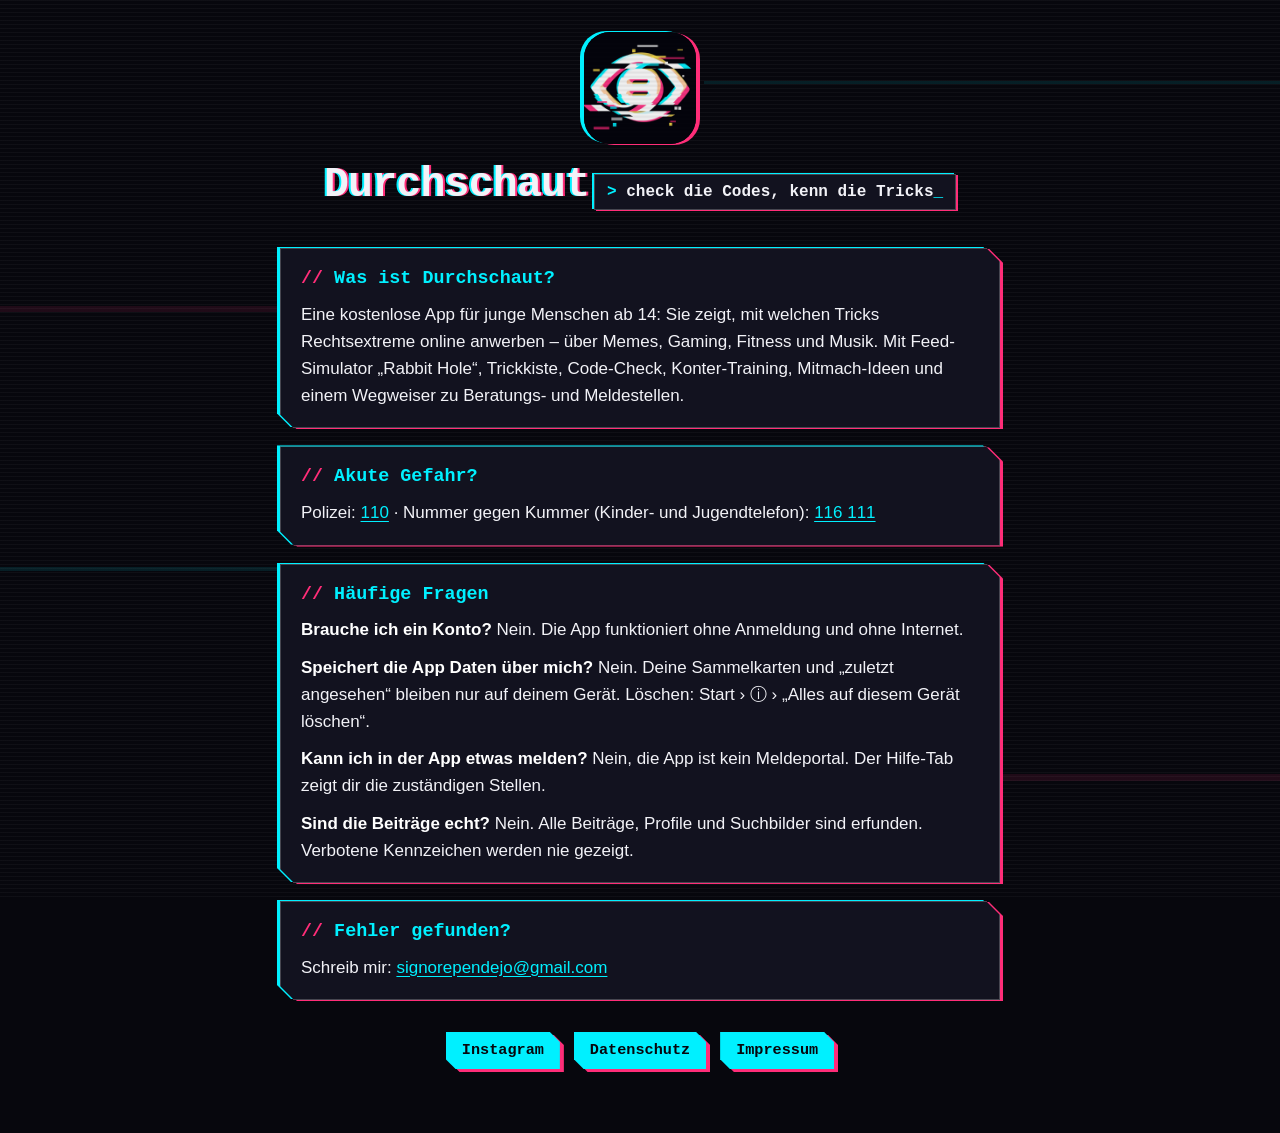
<file: index.html>
<!doctype html>
<html lang="de">
<head>
  <meta charset="utf-8">
  <meta name="viewport" content="width=device-width, initial-scale=1">
  <title>Durchschaut – Hilfe &amp; Kontakt</title>
  <meta name="description" content="Durchschaut – check die Codes, kenn die Tricks. Aufklärungs-App gegen Rechtsextremismus für junge Menschen.">
  <link rel="icon" href="icon.png">
  <link rel="stylesheet" href="style.css?v=3">
</head>
<body>
<main>
  <header>
    <img src="icon.png" alt="App-Icon von Durchschaut: Auge mit Glitch-Effekt">
    <h1 class="glitch" data-text="Durchschaut">Durchschaut</h1>
    <p class="lead">check die Codes, kenn die Tricks</p>
  </header>

  <div class="panel"><section>
    <h2>Was ist Durchschaut?</h2>
    <p>Eine kostenlose App für junge Menschen ab 14: Sie zeigt, mit welchen Tricks Rechtsextreme online anwerben – über Memes, Gaming, Fitness und Musik. Mit Feed-Simulator „Rabbit Hole“, Trickkiste, Code-Check, Konter-Training, Mitmach-Ideen und einem Wegweiser zu Beratungs- und Meldestellen.</p>
  </section></div>

  <div class="panel"><section>
    <h2>Akute Gefahr?</h2>
    <p>Polizei: <a href="tel:110">110</a> · Nummer gegen Kummer (Kinder- und Jugendtelefon): <a href="tel:116111">116 111</a></p>
  </section></div>

  <div class="panel"><section>
    <h2>Häufige Fragen</h2>
    <p><strong>Brauche ich ein Konto?</strong> Nein. Die App funktioniert ohne Anmeldung und ohne Internet.</p>
    <p><strong>Speichert die App Daten über mich?</strong> Nein. Deine Sammelkarten und „zuletzt angesehen“ bleiben nur auf deinem Gerät. Löschen: Start › ⓘ › „Alles auf diesem Gerät löschen“.</p>
    <p><strong>Kann ich in der App etwas melden?</strong> Nein, die App ist kein Meldeportal. Der Hilfe-Tab zeigt dir die zuständigen Stellen.</p>
    <p><strong>Sind die Beiträge echt?</strong> Nein. Alle Beiträge, Profile und Suchbilder sind erfunden. Verbotene Kennzeichen werden nie gezeigt.</p>
  </section></div>

  <div class="panel"><section>
    <h2>Fehler gefunden?</h2>
    <p>Schreib mir: <a href="mailto:signorependejo@gmail.com">signorependejo@gmail.com</a></p>
  </section></div>

  <nav class="footer">
    <a href="https://www.instagram.com/durchschaut.jetzt/">Instagram</a>
    <a href="datenschutz.html">Datenschutz</a>
    <a href="impressum.html">Impressum</a>
  </nav>
</main>
</body>
</html>
</file>
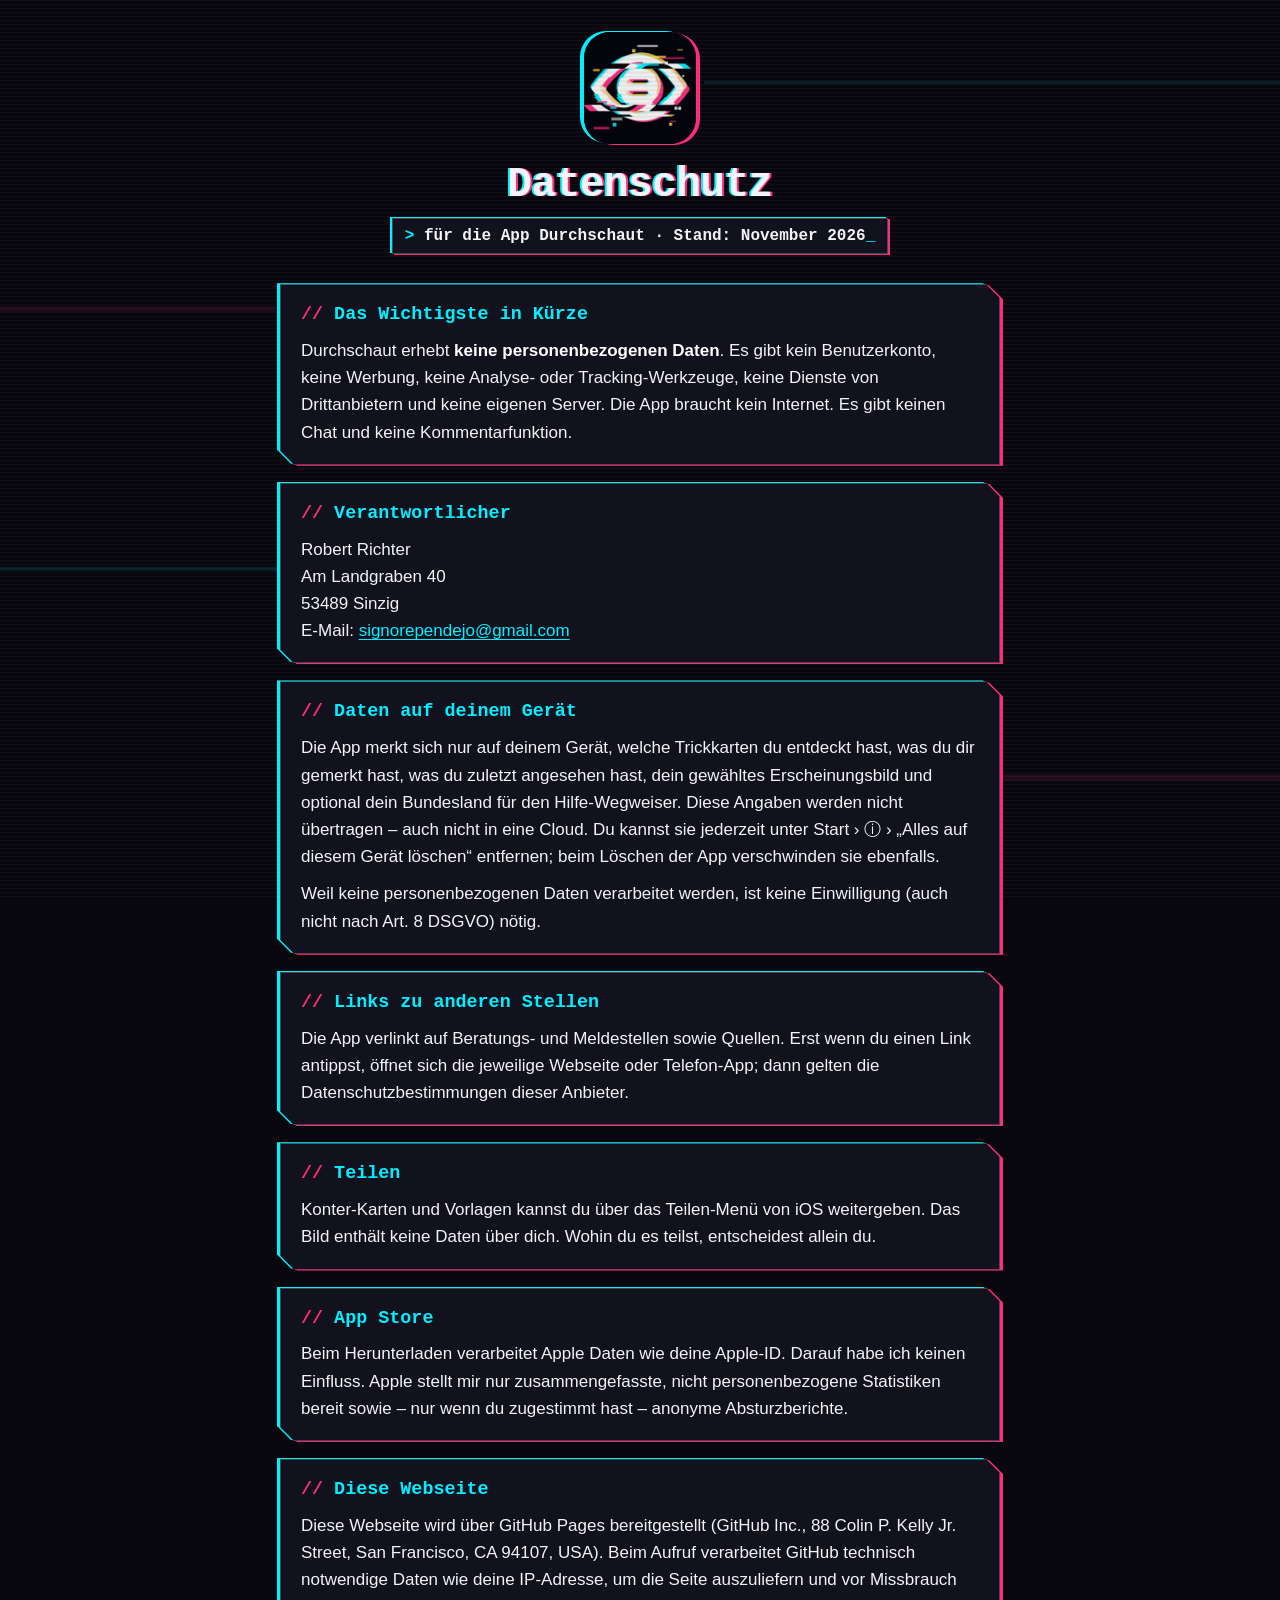
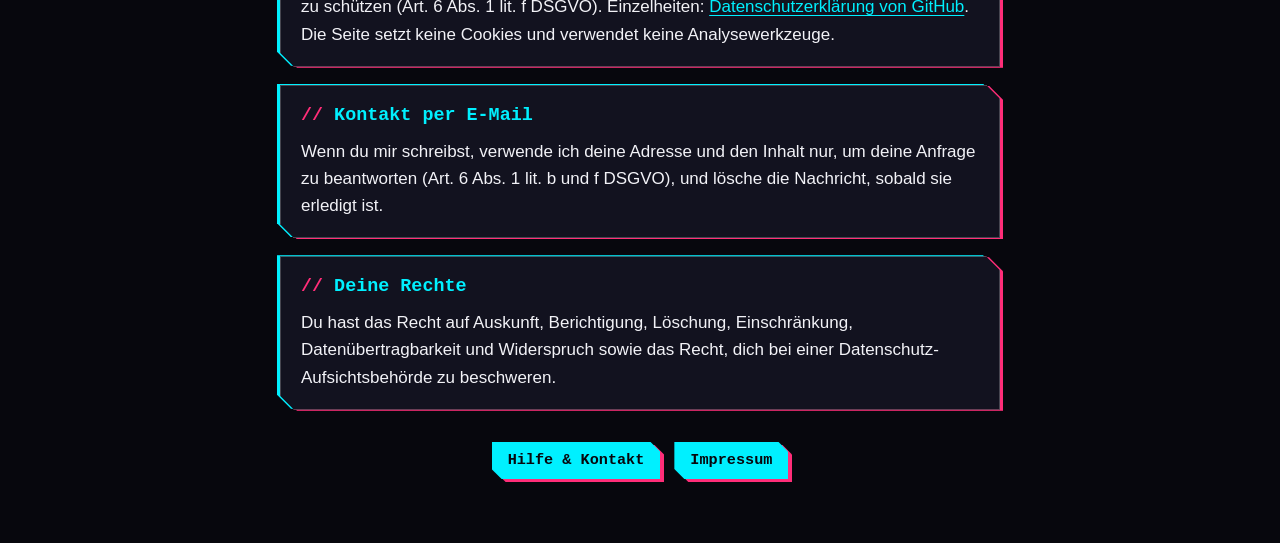
<file: datenschutz.html>
<!doctype html>
<html lang="de">
<head>
  <meta charset="utf-8">
  <meta name="viewport" content="width=device-width, initial-scale=1">
  <title>Durchschaut – Datenschutz</title>
  <meta name="description" content="Datenschutzerklärung für die App Durchschaut.">
  <link rel="icon" href="icon.png">
  <link rel="stylesheet" href="style.css?v=3">
</head>
<body>
<main>
  <header>
    <img src="icon.png" alt="App-Icon von Durchschaut">
    <h1 class="glitch" data-text="Datenschutz">Datenschutz</h1>
    <p class="lead">für die App Durchschaut · Stand: November 2026</p>
  </header>

  <div class="panel"><section>
    <h2>Das Wichtigste in Kürze</h2>
    <p>Durchschaut erhebt <strong>keine personenbezogenen Daten</strong>. Es gibt kein Benutzerkonto, keine Werbung, keine Analyse- oder Tracking-Werkzeuge, keine Dienste von Drittanbietern und keine eigenen Server. Die App braucht kein Internet. Es gibt keinen Chat und keine Kommentarfunktion.</p>
  </section></div>

  <div class="panel"><section>
    <h2>Verantwortlicher</h2>
    <p>Robert Richter<br>
      Am Landgraben 40<br>
      53489 Sinzig<br>
      E-Mail: <a href="mailto:signorependejo@gmail.com">signorependejo@gmail.com</a></p>
  </section></div>

  <div class="panel"><section>
    <h2>Daten auf deinem Gerät</h2>
    <p>Die App merkt sich nur auf deinem Gerät, welche Trickkarten du entdeckt hast, was du dir gemerkt hast, was du zuletzt angesehen hast, dein gewähltes Erscheinungsbild und optional dein Bundesland für den Hilfe-Wegweiser. Diese Angaben werden nicht übertragen – auch nicht in eine Cloud. Du kannst sie jederzeit unter Start › ⓘ › „Alles auf diesem Gerät löschen“ entfernen; beim Löschen der App verschwinden sie ebenfalls.</p>
    <p>Weil keine personenbezogenen Daten verarbeitet werden, ist keine Einwilligung (auch nicht nach Art. 8 DSGVO) nötig.</p>
  </section></div>

  <div class="panel"><section>
    <h2>Links zu anderen Stellen</h2>
    <p>Die App verlinkt auf Beratungs- und Meldestellen sowie Quellen. Erst wenn du einen Link antippst, öffnet sich die jeweilige Webseite oder Telefon-App; dann gelten die Datenschutzbestimmungen dieser Anbieter.</p>
  </section></div>

  <div class="panel"><section>
    <h2>Teilen</h2>
    <p>Konter-Karten und Vorlagen kannst du über das Teilen-Menü von iOS weitergeben. Das Bild enthält keine Daten über dich. Wohin du es teilst, entscheidest allein du.</p>
  </section></div>

  <div class="panel"><section>
    <h2>App Store</h2>
    <p>Beim Herunterladen verarbeitet Apple Daten wie deine Apple-ID. Darauf habe ich keinen Einfluss. Apple stellt mir nur zusammengefasste, nicht personenbezogene Statistiken bereit sowie – nur wenn du zugestimmt hast – anonyme Absturzberichte.</p>
  </section></div>

  <div class="panel"><section>
    <h2>Diese Webseite</h2>
    <p>Diese Webseite wird über GitHub Pages bereitgestellt (GitHub Inc., 88 Colin P. Kelly Jr. Street, San Francisco, CA 94107, USA). Beim Aufruf verarbeitet GitHub technisch notwendige Daten wie deine IP-Adresse, um die Seite auszuliefern und vor Missbrauch zu schützen (Art. 6 Abs. 1 lit. f DSGVO). Einzelheiten: <a href="https://docs.github.com/de/site-policy/privacy-policies/github-general-privacy-statement">Datenschutzerklärung von GitHub</a>. Die Seite setzt keine Cookies und verwendet keine Analysewerkzeuge.</p>
  </section></div>

  <div class="panel"><section>
    <h2>Kontakt per E-Mail</h2>
    <p>Wenn du mir schreibst, verwende ich deine Adresse und den Inhalt nur, um deine Anfrage zu beantworten (Art. 6 Abs. 1 lit. b und f DSGVO), und lösche die Nachricht, sobald sie erledigt ist.</p>
  </section></div>

  <div class="panel"><section>
    <h2>Deine Rechte</h2>
    <p>Du hast das Recht auf Auskunft, Berichtigung, Löschung, Einschränkung, Datenübertragbarkeit und Widerspruch sowie das Recht, dich bei einer Datenschutz-Aufsichtsbehörde zu beschweren.</p>
  </section></div>

  <nav class="footer">
    <a href="index.html">Hilfe &amp; Kontakt</a>
    <a href="impressum.html">Impressum</a>
  </nav>
</main>
</body>
</html>
</file>
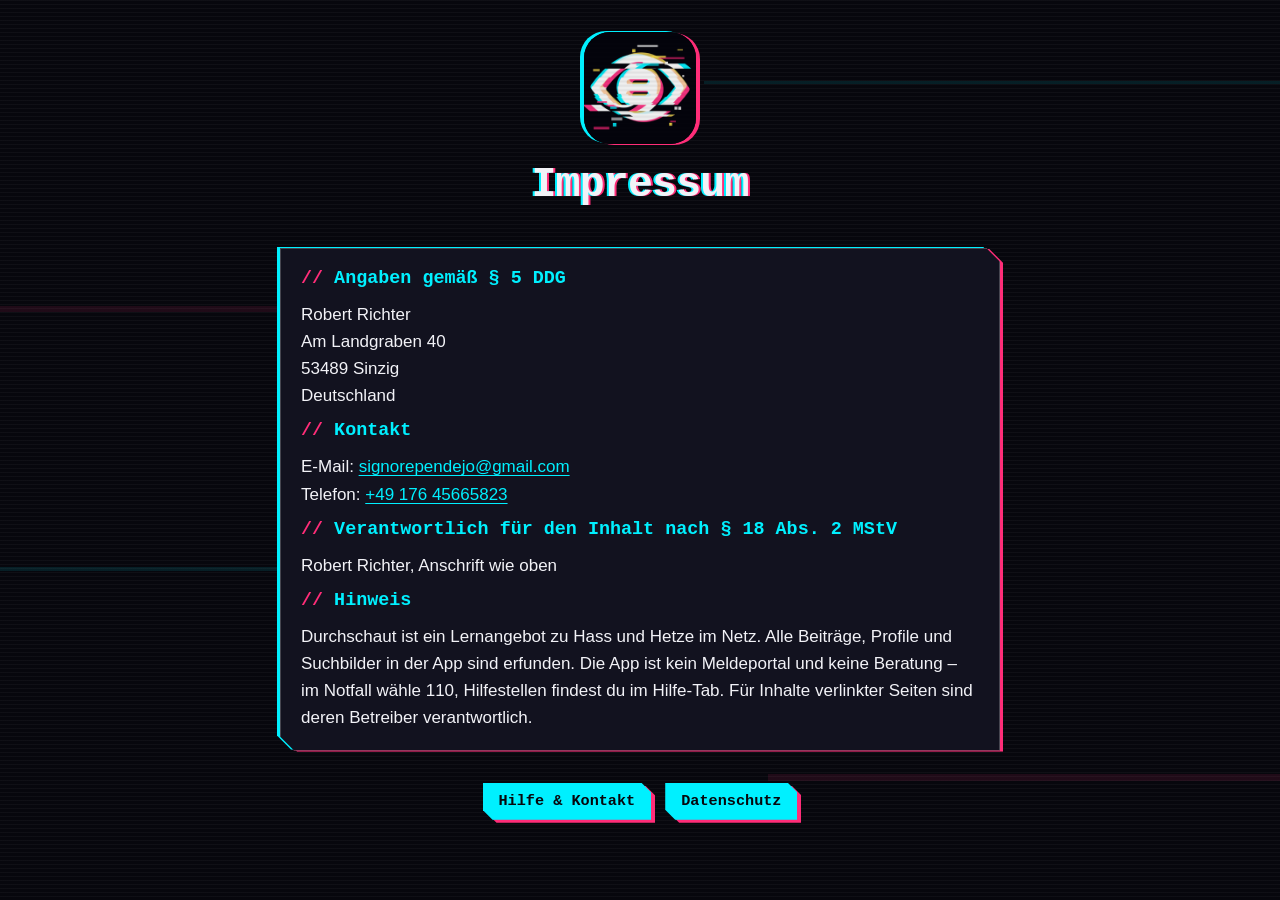
<file: impressum.html>
<!doctype html>
<html lang="de">
<head>
  <meta charset="utf-8">
  <meta name="viewport" content="width=device-width, initial-scale=1">
  <title>Durchschaut – Impressum</title>
  <link rel="icon" href="icon.png">
  <link rel="stylesheet" href="style.css?v=3">
</head>
<body>
<main>
  <header>
    <img src="icon.png" alt="App-Icon von Durchschaut">
    <h1 class="glitch" data-text="Impressum">Impressum</h1>
  </header>
  <div class="panel"><section>
    <h2>Angaben gemäß § 5 DDG</h2>
    <p>Robert Richter<br>
      Am Landgraben 40<br>
      53489 Sinzig<br>
      Deutschland</p>
    <h2>Kontakt</h2>
    <p>E-Mail: <a href="mailto:signorependejo@gmail.com">signorependejo@gmail.com</a><br>
      Telefon: <a href="tel:+4917645665823">+49 176 45665823</a></p>
    <h2>Verantwortlich für den Inhalt nach § 18 Abs. 2 MStV</h2>
    <p>Robert Richter, Anschrift wie oben</p>
    <h2>Hinweis</h2>
    <p>Durchschaut ist ein Lernangebot zu Hass und Hetze im Netz. Alle Beiträge, Profile und Suchbilder in der App sind erfunden. Die App ist kein Meldeportal und keine Beratung – im Notfall wähle 110, Hilfestellen findest du im Hilfe-Tab. Für Inhalte verlinkter Seiten sind deren Betreiber verantwortlich.</p>
  </section></div>
  <nav class="footer">
    <a href="index.html">Hilfe &amp; Kontakt</a>
    <a href="datenschutz.html">Datenschutz</a>
  </nav>
</main>
</body>
</html>
</file>
<file: style.css>
/* Durchschaut – Glitch-Look wie in der App: fast schwarz, Scanlines, RGB-Versatz Cyan/Magenta, Monospace-Überschriften */
:root {
  color-scheme: dark;
  --bg: #07070D; --card: #12121F; --line: rgba(255,255,255,.22);
  --text: #F2F2F7; --muted: #B4B4C6;
  --cyan: #00F0FF; --pink: #FF2D78; --yellow: #FFE14D; --violet: #B388FF; --ink: #07070D;
  --mono: ui-monospace, "SF Mono", SFMono-Regular, Menlo, Consolas, "Liberation Mono", monospace;
}
* { box-sizing: border-box; }
html { background: var(--bg); }
body {
  margin: 0; min-height: 100vh; color: var(--text);
  font: 17px/1.6 -apple-system, BlinkMacSystemFont, "Segoe UI", Roboto, sans-serif;
  background:
    repeating-linear-gradient(to bottom, rgba(255,255,255,.035) 0 1px, transparent 1px 4px),
    linear-gradient(to bottom, transparent 0 9%, rgba(0,240,255,.10) 9% calc(9% + 3px), transparent calc(9% + 3px)) no-repeat right / 45% 100%,
    linear-gradient(to bottom, transparent 0 34%, rgba(255,45,120,.10) 34% calc(34% + 6px), transparent calc(34% + 6px)) no-repeat left / 32% 100%,
    linear-gradient(to bottom, transparent 0 63%, rgba(0,240,255,.10) 63% calc(63% + 4px), transparent calc(63% + 4px)) no-repeat left / 55% 100%,
    linear-gradient(to bottom, transparent 0 86%, rgba(255,45,120,.10) 86% calc(86% + 7px), transparent calc(86% + 7px)) no-repeat right / 40% 100%,
    var(--bg);
  background-attachment: fixed;
}
main { max-width: 760px; margin: 0 auto; padding: 32px 16px 64px; }

/* Kopf */
header { text-align: center; margin-bottom: 30px; }
header img {
  display: block; margin: 0 auto;
  width: 112px; height: 112px; border-radius: 26px;
  box-shadow: -4px -1px 0 var(--cyan), 4px 1px 0 var(--pink);
}
h1 {
  position: relative; display: inline-block; margin: 18px 0 10px;
  font: 900 clamp(1.5rem, 8vw, 2.6rem)/1.1 var(--mono); letter-spacing: -.02em; overflow-wrap: anywhere;
  text-shadow: -2px 0 var(--cyan), 2px 0 var(--pink);
}
h1.glitch::before, h1.glitch::after {
  content: attr(data-text); position: absolute; inset: 0; pointer-events: none;
  text-shadow: none; background: transparent;
}
h1.glitch::before { color: var(--cyan); clip-path: inset(50% 0 50% 0); }
h1.glitch::after  { color: var(--text); clip-path: inset(50% 0 50% 0); }
@media (prefers-reduced-motion: no-preference) {
  h1.glitch::before { animation: slice-a 5s steps(1) infinite; }
  h1.glitch::after  { animation: slice-b 5s steps(1) infinite; }
}
@keyframes slice-a {
  0%, 88%, 100% { clip-path: inset(50% 0 50% 0); transform: none; }
  90% { clip-path: inset(10% 0 70% 0); transform: translateX(10px); }
  93% { clip-path: inset(70% 0 12% 0); transform: translateX(-14px); }
  96% { clip-path: inset(45% 0 40% 0); transform: translateX(6px); }
}
@keyframes slice-b {
  0%, 88%, 100% { clip-path: inset(50% 0 50% 0); transform: none; }
  91% { clip-path: inset(20% 0 60% 0); transform: translateX(-12px); }
  94% { clip-path: inset(80% 0 4% 0); transform: translateX(14px); }
  97% { clip-path: inset(30% 0 55% 0); transform: translateX(-5px); }
}

/* Claim als Terminal-Zeile */
.lead {
  display: inline-block; margin: 0; padding: 6px 12px;
  font: 700 1rem/1.4 var(--mono); color: var(--text);
  background: var(--card); border: 1px solid var(--line);
  box-shadow: -2px -1px 0 var(--cyan), 2px 1px 0 var(--pink);
}
.lead::before { content: "> "; color: var(--cyan); }
.lead::after { content: "_"; color: var(--cyan); }
@media (prefers-reduced-motion: no-preference) {
  .lead::after { animation: blink 1s steps(1) infinite; }
}
@keyframes blink { 50% { opacity: 0; } }

/* Panels mit abgeschrägten Ecken und RGB-Kante */
section {
  position: relative; margin: 18px 4px; padding: 18px 20px;
  background: var(--card); border: 1px solid var(--line);
  clip-path: polygon(0 0, calc(100% - 14px) 0, 100% 14px, 100% 100%, 14px 100%, 0 calc(100% - 14px));
}
.panel { position: relative; filter: drop-shadow(-3px -1px 0 var(--cyan)) drop-shadow(3px 1px 0 var(--pink)); }
h2 { font: 800 1.15rem/1.3 var(--mono); color: var(--cyan); margin: 0 0 10px; }
h2::before { content: "// "; color: var(--pink); }
h3 { font: 800 1rem/1.3 var(--mono); margin: 16px 0 6px; }
p { margin: 0 0 10px; }
p:last-child { margin-bottom: 0; }
strong { color: #fff; }
.muted, small { color: var(--muted); }

a { color: var(--cyan); text-underline-offset: 3px; overflow-wrap: anywhere; }
a:hover { color: var(--yellow); }
a:focus-visible { outline: 2px solid var(--yellow); outline-offset: 2px; }

.todo { background: var(--yellow); color: var(--ink); padding: 0 6px; font-weight: 700; }

/* Fußzeile als Glitch-Buttons */
.footer { display: flex; flex-wrap: wrap; gap: 14px; justify-content: center; margin-top: 32px; filter: drop-shadow(4px 3px 0 var(--pink)); }
.footer a {
  font: 800 .95rem/1 var(--mono); color: var(--ink); background: var(--cyan);
  padding: 11px 16px; text-decoration: none;
  clip-path: polygon(0 0, calc(100% - 10px) 0, 100% 10px, 100% 100%, 10px 100%, 0 calc(100% - 10px));
}
.footer a:hover { background: var(--yellow); color: var(--ink); }

@media (max-width: 480px) {
  header img { width: 96px; height: 96px; }
  section { padding: 16px; }
}
</file>
